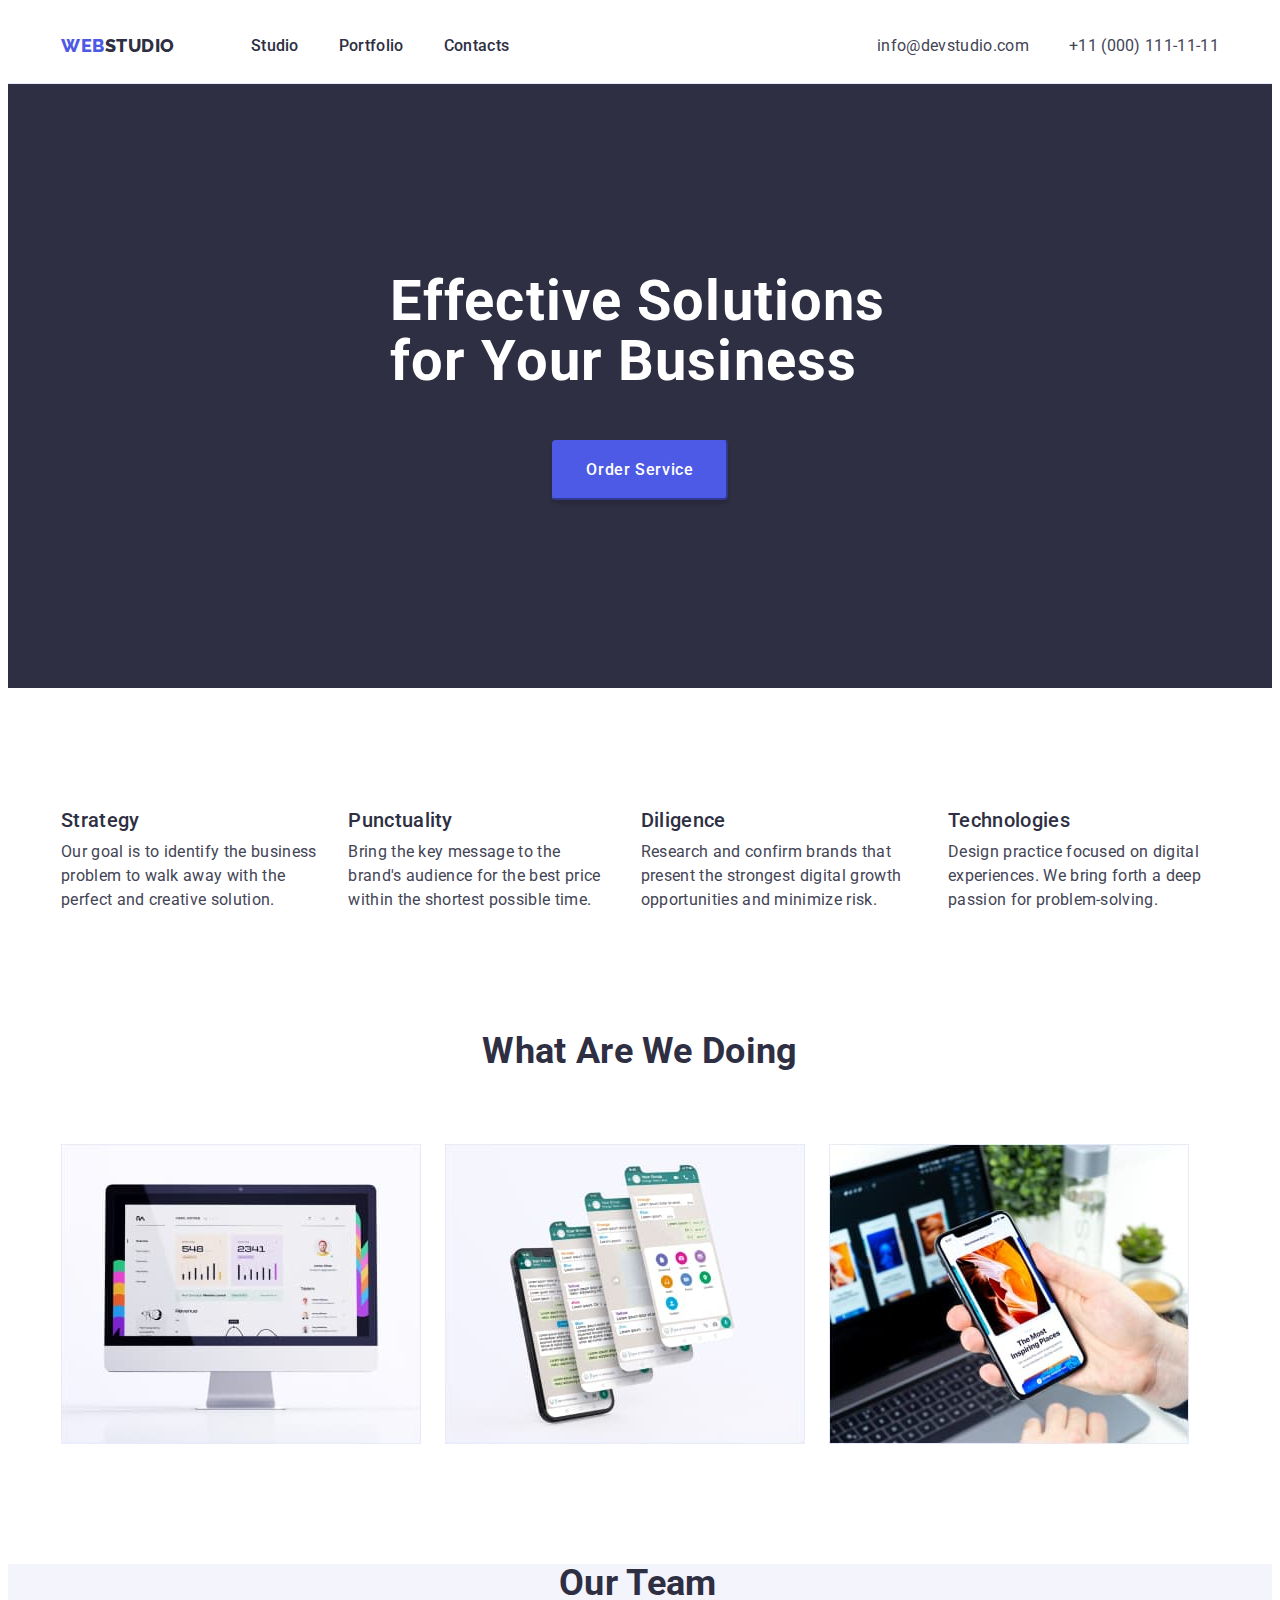
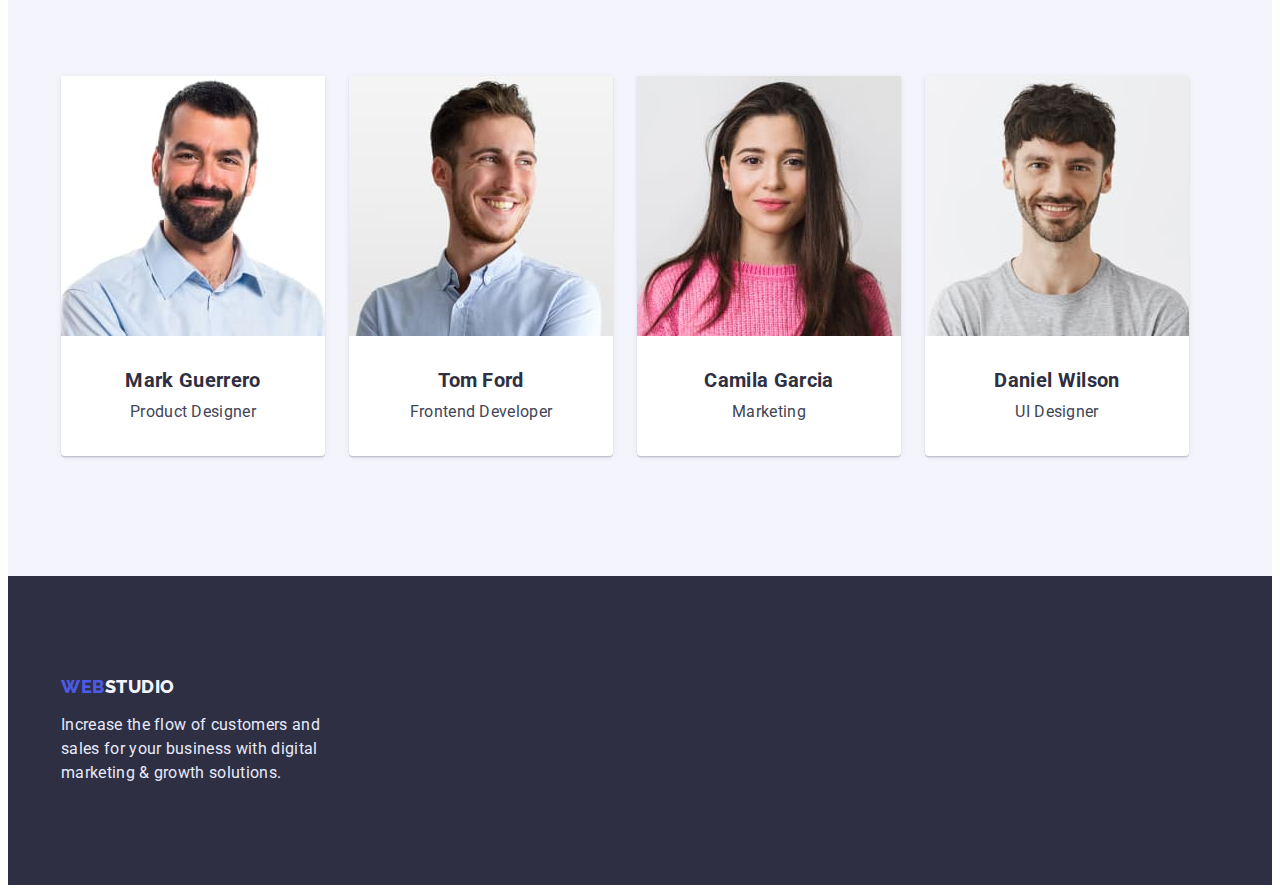
<file: index.html>
<!DOCTYPE html>
<html lang="en">
  <head>
    <meta charset="UTF-8" />
    <meta http-equiv="X-UA-Compatible" content="IE=edge" />
    <meta name="viewport" content="width=device-width, initial-scale=1.0" />
    <title>WebStudia</title>
    <link
      rel="stylesheet"
      href="https://cdnjs.cloudflare.com/ajax/libs/modern-normalize/1.1.0/modern-normalize.min.css"
      integrity="sha512-wpPYUAdjBVSE4KJnH1VR1HeZfpl1ub8YT/NKx4PuQ5NmX2tKuGu6U/JRp5y+Y8XG2tV+wKQpNHVUX03MfMFn9Q=="
      crossorigin="anonymous"
      referrerpolicy="no-referrer"
    />
    <link rel="preconnect" href="https://fonts.googleapis.com" />
    <link rel="preconnect" href="https://fonts.gstatic.com" crossorigin />
    <link
      href="https://fonts.googleapis.com/css2?family=Raleway:wght@800&family=Roboto:wght@400;500;700&display=swap"
      rel="stylesheet"
    />
    <link rel="stylesheet" href="./css/styles.css" />
  </head>

  <body>
    <header class="main-header">
      <div class="container header-container">
        <nav class="navigation">
          <!-- logo -->
          <a class="logotype" href="./index.html">
            <span class="logo">Web</span>Studio</a
          >
          <!-- menu -->
          <ul class="menu list">
            <li class="menu-item">
              <a class="menu-link link" href="index.html">Studio</a>
            </li>
            <li class="menu-item">
              <a class="menu-link link" href="portfolio.html">Portfolio</a>
            </li>
            <li class="menu-item">
              <a class="menu-link link" href="">Contacts</a>
            </li>
          </ul>
        </nav>
        <!-- contacts -->
        <address class="contacts-address">
          <ul class="address-list">
            <li class="address-link">
              <a class="contact-email" href="mailto:info@devstudio.com"
                >info@devstudio.com</a
              >
            </li>
            <li class="address-link">
              <a class="contact-phone-number" href="tel:+110001111111"
                >+11 (000) 111-11-11</a
              >
            </li>
          </ul>
        </address>
      </div>
    </header>

    <main>
      <section class="hero-section">
        <div class="container">
          <h1 class="main-title">Effective Solutions for Your Business</h1>
          <button class="main-btn btn" type="button">Order Service</button>
        </div>
      </section>

      <section class="section-text">
        <div class="container">
          <h2 hidden class="hidden-title">Section title</h2>
          <ul class="list-two">
            <li class="list-items">
              <h3 class="paragraph-elements">Strategy</h3>
              <p class="text-elements">
                Our goal is to identify the business problem to walk away with
                the perfect and creative solution.
              </p>
            </li>
            <li class="list-items">
              <h3 class="paragraph-elements">Punctuality</h3>
              <p class="text-elements">
                Bring the key message to the brand's audience for the best price
                within the shortest possible time.
              </p>
            </li>
            <li class="list-items">
              <h3 class="paragraph-elements">Diligence</h3>
              <p class="text-elements">
                Research and confirm brands that present the strongest digital
                growth opportunities and minimize risk.
              </p>
            </li>
            <li class="list-items">
              <h3 class="paragraph-elements">Technologies</h3>
              <p class="text-elements">
                Design practice focused on digital experiences. We bring forth a
                deep passion for problem-solving.
              </p>
            </li>
          </ul>
        </div>
      </section>

      <section class="section-three">
        <div class="container">
          <h2 class="section-three-text">What are we doing</h2>
          <ul class="section-list-images">
            <li class="section-items">
              <img src="./images/photo1.jpg" alt="photo" width="360" />
            </li>
            <li class="section-items">
              <img src="./images/photo2.jpg" alt="photo" width="360" />
            </li>
            <li class="section-items">
              <img src="./images/photo3.jpg" alt="photo" width="360" />
            </li>
          </ul>
        </div>
      </section>

      <section class="section-team">
        <div class="container">
          <h2 class="text-out-team">Our Team</h2>
          <ul class="list-photo">
            <li class="images-team">
              <img
                src="./images/photo4.jpg"
                alt="photo of the developer"
                width="264"
              />
              <h3 class="name-employees">Mark Guerrero</h3>
              <p class="text-direction">Product Designer</p>
            </li>
            <li class="images-team">
              <img
                src="./images/photo6.jpg"
                alt="photo of the developer"
                width="264"
              />
              <h3 class="name-employees">Tom Ford</h3>
              <p class="text-direction">Frontend Developer</p>
            </li>
            <li class="images-team">
              <img
                src="./images/photo5.jpg"
                alt="photo of the developer"
                width="264"
              />
              <h3 class="name-employees">Camila Garcia</h3>
              <p class="text-direction">Marketing</p>
            </li>
            <li class="images-team">
              <img
                src="./images/photo7.jpg"
                alt="photo of the developer"
                width="264"
              />
              <h3 class="name-employees">Daniel Wilson</h3>
              <p class="text-direction">UI Designer</p>
            </li>
          </ul>
        </div>
      </section>
    </main>

    <footer class="footer">
      <div class="container">
        <a class="footer-logotype" href="./index.html">
          <span class="footer-logo">Web</span>Studio</a
        >
        <p class="footer-content">
          Increase the flow of customers and sales for your business with
          digital marketing & growth solutions.
        </p>
      </div>
    </footer>
  </body>
</html>
</file>
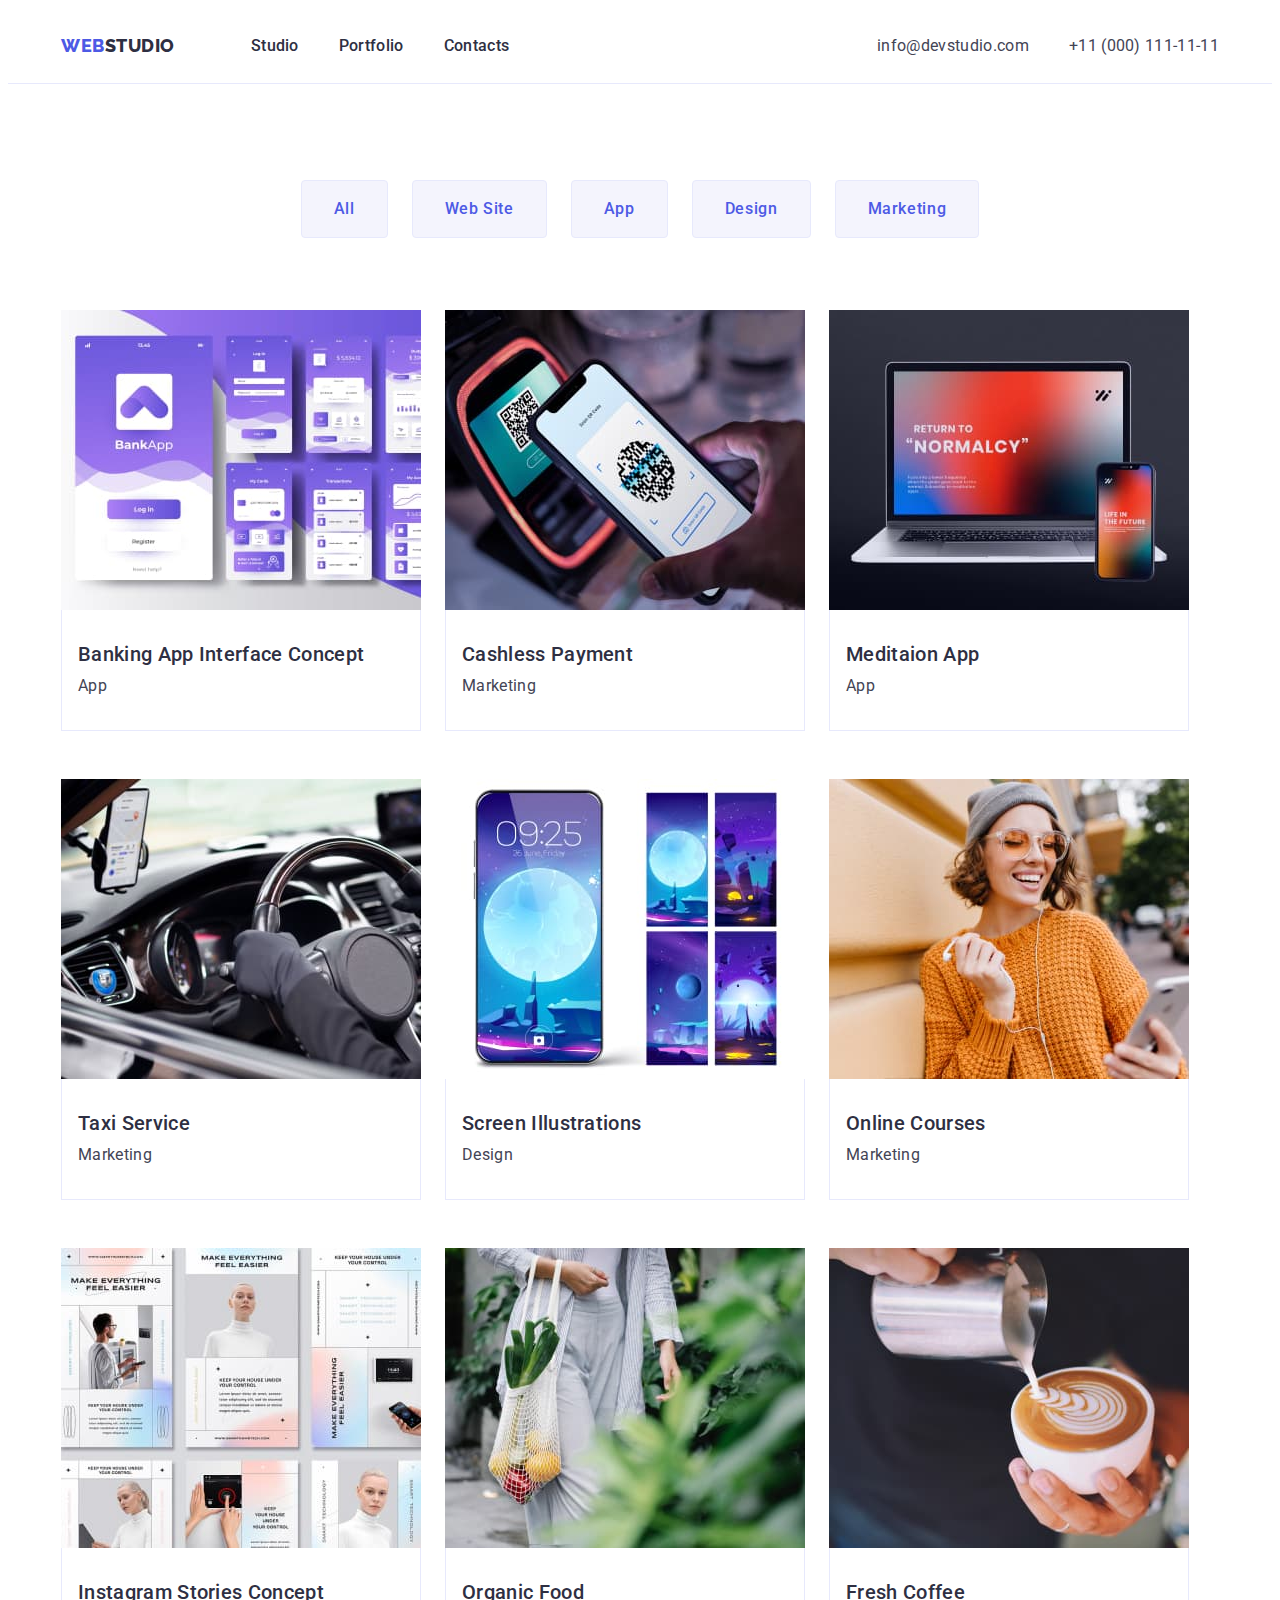
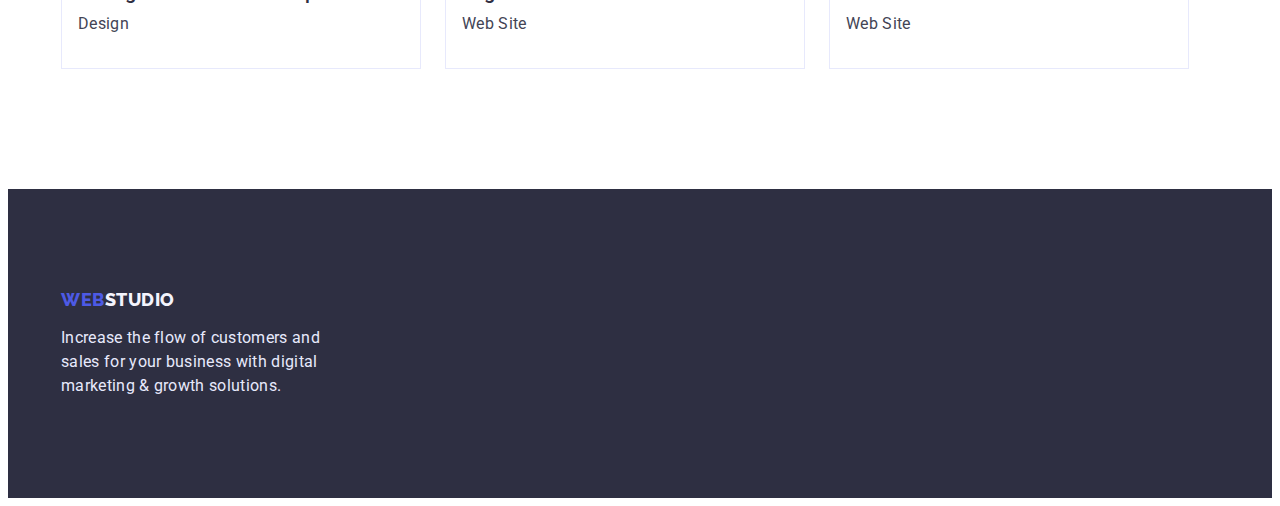
<file: portfolio.html>
<!DOCTYPE html>
<html lang="en">
  <head>
    <title>Portfolio</title>
    <link rel="stylesheet" href="./css/styles.css" />
    <link rel="preconnect" href="https://fonts.googleapis.com" />
    <link rel="preconnect" href="https://fonts.gstatic.com" crossorigin />
    <link
      rel="stylesheet"
      href="https://cdnjs.cloudflare.com/ajax/libs/modern-normalize/1.1.0/modern-normalize.min.css"
      integrity="sha512-wpPYUAdjBVSE4KJnH1VR1HeZfpl1ub8YT/NKx4PuQ5NmX2tKuGu6U/JRp5y+Y8XG2tV+wKQpNHVUX03MfMFn9Q=="
      crossorigin="anonymous"
      referrerpolicy="no-referrer"
    />
    <link
      href="https://fonts.googleapis.com/css2?family=Raleway:wght@800&family=Roboto:wght@400;500;700&display=swap"
      rel="stylesheet"
    />
  </head>
  <body>
    <header class="main-header">
      <div class="container header-container">
        <nav class="navigation">
          <!-- logo -->
          <a class="logotype" href="./index.html">
            <span class="logo">Web</span>Studio</a
          >
          <!-- menu -->
          <ul class="menu list">
            <li class="menu-item">
              <a class="menu-link link" href="index.html">Studio</a>
            </li>
            <li class="menu-item">
              <a class="menu-link link" href="portfolio.html">Portfolio</a>
            </li>
            <li class="menu-item">
              <a class="menu-link link" href="">Contacts</a>
            </li>
          </ul>
        </nav>
        <!-- contacts -->
        <address class="contacts-address">
          <ul class="address-list">
            <li class="address-link">
              <a class="contact-email" href="mailto:info@devstudio.com"
                >info@devstudio.com</a
              >
            </li>
            <li class="address-link">
              <a class="contact-phone-number" href="tel:+110001111111"
                >+11 (000) 111-11-11</a
              >
            </li>
          </ul>
        </address>
      </div>
    </header>
    <main class="main-content">
      <section class="main-section-portfolio">
        <div class="container">
          <h1 hidden>ggggg</h1>
          <ul class="list-btn">
            <li class="elements-main-btn">
              <button class="btn-main btn" type="button">All</button>
            </li>
            <li class="elements-main-btn">
              <button class="btn-main btn" type="button">Web Site</button>
            </li>
            <li class="elements-main-btn">
              <button class="btn-main btn" type="button">App</button>
            </li>
            <li class="elements-main-btn">
              <button class="btn-main btn" type="button">Design</button>
            </li>
            <li class="elements-main-btn">
              <button class="btn-main btn" type="button">Marketing</button>
            </li>
          </ul>
          <ul class="main-list-btn">
            <li class="element-btn">
              <img src="./images/banking.jpg" alt="photo" width="360" />
              <div class="text-description">
                <h2 class="main-description">Banking App Interface Concept</h2>
                <p class="main-text">App</p>
              </div>
            </li>
            <li class="element-btn">
              <img src="./images/payment.jpg" alt="photo" width="360" />
              <div class="text-description">
                <h2 class="main-description">Cashless Payment</h2>
                <p class="main-text">Marketing</p>
              </div>
            </li>
            <li class="element-btn">
              <img src="./images/meditaion.jpg" alt="photo" width="360" />
              <div class="text-description">
                <h2 class="main-description">Meditaion App</h2>
                <p class="main-text">App</p>
              </div>
            </li>
            <li class="element-btn">
              <img src="./images/taxiiii.jpg" alt="photo" width="360" />
              <div class="text-description">
                <h2 class="main-description">Taxi Service</h2>
                <p class="main-text">Marketing</p>
              </div>
            </li>
            <li class="element-btn">
              <img src="./images/screen.jpg" alt="photo" width="360" />
              <div class="text-description">
                <h2 class="main-description">Screen Illustrations</h2>
                <p class="main-text">Design</p>
              </div>
            </li>
            <li class="element-btn">
              <img src="./images/online.jpg" alt="photo" width="360" />
              <div class="text-description">
                <h2 class="main-description">Online Courses</h2>
                <p class="main-text">Marketing</p>
              </div>
            </li>
            <li class="element-btn">
              <img src="./images/instagram.jpg" alt="photo" width="360" />
              <div class="text-description">
                <h2 class="main-description">Instagram Stories Concept</h2>
                <p class="main-text">Design</p>
              </div>
            </li>
            <li class="element-btn">
              <img src="./images/organic.jpg" alt="photo" width="360" />
              <div class="text-description">
                <h2 class="main-description">Organic Food</h2>
                <p class="main-text">Web Site</p>
              </div>
            </li>
            <li class="element-btn">
              <img src="./images/coffe.jpg" alt="photo" width="360" />
              <div class="text-description">
                <h2 class="main-description">Fresh Coffee</h2>
                <p class="main-text">Web Site</p>
              </div>
            </li>
          </ul>
        </div>
      </section>
    </main>
    <footer class="footer">
      <div class="container">
        <a class="footer-logotype" href="./index.html">
          <span class="footer-logo">Web</span>Studio</a
        >
        <p class="footer-content">
          Increase the flow of customers and sales for your business with
          digital marketing & growth solutions.
        </p>
      </div>
    </footer>
  </body>
</html>
</file>
<file: css/styles.css>
body{
    font-family: 'Roboto',sans-serif;
    font-style: normal;
    font-weight: 500;
    font-size: 16px;
    line-height: 1.5;
    letter-spacing: 0.02em;
    color: #2E2F42;
}
h1, h2,h3,h4,h5,h6,p{
margin: 0;
}

img {
display: block;
max-width: 100%;
height: auto;
}

.container{
    max-width: 1158px;
    padding: 0 15px;
    margin: 0 auto;
}

.main-header {
padding: 24px 0;
background: #FFFFFF;
border-bottom: 1px solid #E7E9FC;
}

ul{
    margin: 0;
    padding: 0;
}

ul,li {
list-style: none;
}
a {
text-decoration: none;
}

.section-three {
    text-align: center;
     padding-bottom: 120px;
}

.section-three-text{
    margin-bottom: 72px;
}

.menu {
    display: flex;
    gap: 40px;
}

.navigation {
    display: flex;
    align-items: center;
}

.contacts-address{
    margin-left: auto;
    display: flex;
}

.section-iteams {
    text-align: center;
    width: calc((100%-48px) / 3);
}


.images-team {
    text-align: center;
    width: calc((100%-48px) / 4);
    background: #FFFFFF;
    box-shadow: 0px 1px 6px rgba(46, 47, 66, 0.08), 0px 1px 1px rgba(46, 47, 66, 0.16), 0px 2px 1px rgba(46, 47, 66, 0.08);
    border-radius: 0px 0px 4px 4px;
}

.contact-email{
    font-weight: 400;
    color: #434455;
    font-style:normal;
}

.contact-email:hover,
.contact-email:focus {
color: #404BBF;
}

.contact-phone-number:hover,
.contact-phone-number:focus{
        color: #404BBF;
}

.contact-phone-number{
            font-weight: 400;
            color: #434455;
            font-style:normal;
}

.logotype{
        font-family: 'Raleway',sans-serif;
        font-weight: 800;
        font-size: 18px;
        line-height: 1.5;  
        display: flex;
        align-items: center;
        letter-spacing: 0.03em;
        text-transform: uppercase;
        color: #2E2F42;
        margin-right: 76px;
}

.address-list {
    display: flex;
    gap: 40px;
}

.header-container {
    display: flex;
    align-items: center;
}

.logo{
  color: #4D5AE5;
}

.menu-link{
        color: #2E2F42;
}

.menu-link:hover,
.menu-link:focus {
    color: #404BBF;
}

.hero-section{
    background: #2E2F42;
    padding: 188px 0;

}



.section-text{
    padding: 120px 0;
}

.section-list-images {
    display: flex;
    gap: 24px;
}



.section-team{
   background: #F4F4FD;
   padding-bottom: 120px;
}

.main-title{
    font-family: inherit;
    font-weight: 700;
    font-size: 56px;
    line-height: 1.07;
    letter-spacing: 0.02em;
    color: #FFFFFF;
    width: 500px;
    margin: 0 auto;
    margin-bottom: 48px;

}

.btn{
        font-family:inherit;
        font-weight: 500;
        font-size: 16px;
        line-height: 1.5;
        display: flex;
        align-items: center;
        letter-spacing: 0.04em;
        cursor: pointer;
        color: #FFFFFF;
        padding: 16px 32px;
        gap: 10px;
}

.main-btn{
    background: #4D5AE5;
    border-radius: 4px;
    border-color: #4D5AE5;
    box-shadow: 0px 4px 4px rgba(0, 0, 0, 0.15);
    min-width: 170px;
    display: block;
    margin: 0 auto;
}

.main-btn:hover {
    background: #404BBF;
    border-color: #404BBF;
    border-radius: 4px;
    color: #FFFFFF;
}

 
/* footer */

.footer-logo {
    font-family: 'Raleway',sans-serif;
    font-weight: 800;
    font-size: 18px;
    line-height: 1.17;
    display: flex;
    align-items: center;
    letter-spacing: 0.03em;
    text-transform: uppercase;
    color: #4D5AE5;
}

.footer-logotype {
    font-family: 'Raleway';
    font-weight: 800;
    font-size: 18px;
    line-height: 1.17;
    display: flex;
    align-items: center;
    letter-spacing: 0.03em;
    text-transform: uppercase;
    color: #F4F4FD;
    margin-bottom: 16px;
}

.footer-content {
        font-weight: 400;
        color: #E7E9FC;
        width: 264px;
}

.footer {
    background: #2E2F42;
    padding: 100px 0;
}

.paragraph-elements {
        font-size: 20px;
        line-height: 1.2;
        font-weight: 500;
        margin-bottom: 8px;
}

.text-elements {
        font-weight: 400;
        color: #434455;
}

.name-employees {
    padding-top: 32px;
    margin-bottom: 8px;
}

.section-three-text {
        font-size: 36px;
        line-height: 1.11;
        text-transform: capitalize;
}

.text-out-team {
        font-size: 36px;
        line-height: 1.11;
        text-transform: capitalize;
        width: 162px;
        margin: 0 auto;
        margin-bottom: 72px;
}

.name-employees {
        font-size: 20px;
        line-height: 1.2;
}

.text-direction {
        font-weight: 400;
        font-size: 16px;
        line-height: 1.5;
        color: #434455;
        padding-bottom: 32px;
}

.main-description {
    font-size: 20px;
    font-weight: 500;
    line-height: 1.2;
    color: #2E2F42;
    margin-bottom: 8px;
}

.main-text {
    font-weight: 400;
    color: #434455;
}

.list-photo {
    display: flex;
    gap: 24px;
    align-items: center;
}

.name-iteams {
        padding: 32px;
        background: #FFFFFF;
        box-shadow: 0px 1px 6px rgba(46, 47, 66, 0.08), 0px 1px 1px rgba(46, 47, 66, 0.16), 0px 2px 1px rgba(46, 47, 66, 0.08);
        border-radius: 0px 0px 4px 4px;
        min-width: 232px;
        margin: 0 auto;
}

.btn-main{
    background: #F4F4FD; 
    border: 1px solid #E7E9FC;
    border-radius: 4px;
    font-weight: 500;
    display: flex;
    align-items: center;
    text-align: center;
    letter-spacing: 0.04em;
    color: #4D5AE5;
    cursor: pointer;
}

.btn-main:hover {
    background: #404BBF;
    color: #FFFFFF;
    border-color: #404BBF;

}

.btn-main:focus {
    background: #404BBF;
    color: #ffffff;

}

.list-two {
    display: flex;
    gap: 24px;
}
.main-list-btn {
    display: flex;
    flex-wrap: wrap;
    row-gap: 48px;
    column-gap: 24px;
}

.list-btn {
    display: flex;
    justify-content: center;
    gap: 24px;
    margin-bottom: 72px;

}

.text-description {
    background: #FFFFFF;
    border: 1px solid #E7E9FC;
    border-top: none;
    padding: 32px 16px;
}

.main-section-portfolio {
    padding-top: 96px;
    padding-bottom: 120px;
}
</file>
